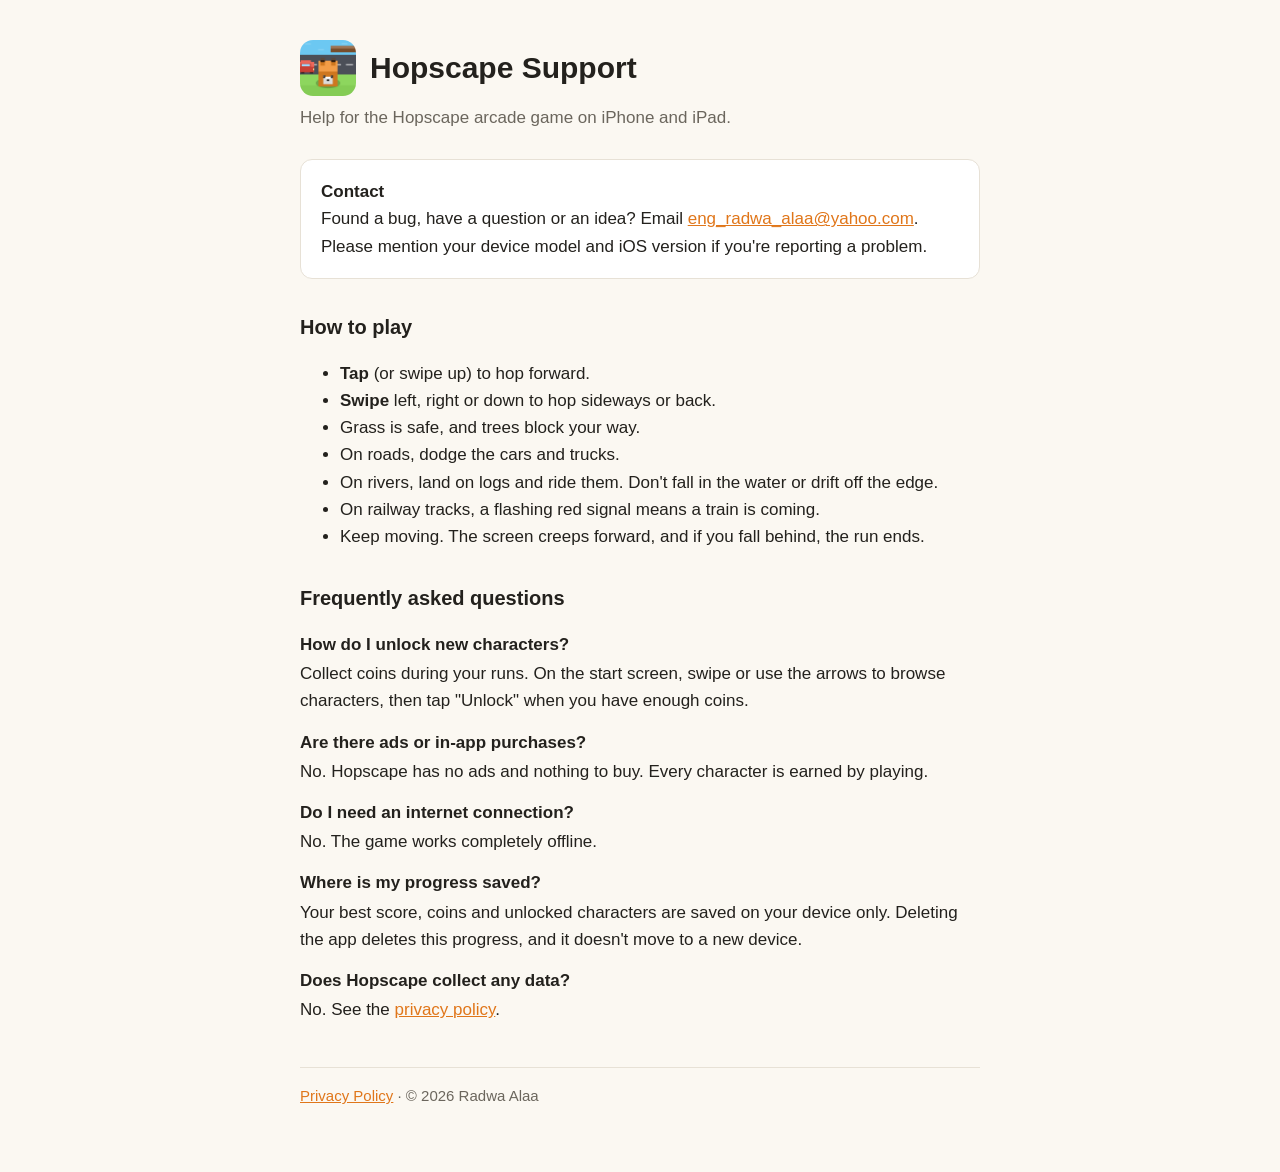
<file: index.html>
<!doctype html>
<html lang="en"><head><meta charset="utf-8"><meta http-equiv="refresh" content="0; url=support.html"><title>Hopscape</title></head>
<body><a href="support.html">Hopscape Support</a></body></html>
</file>
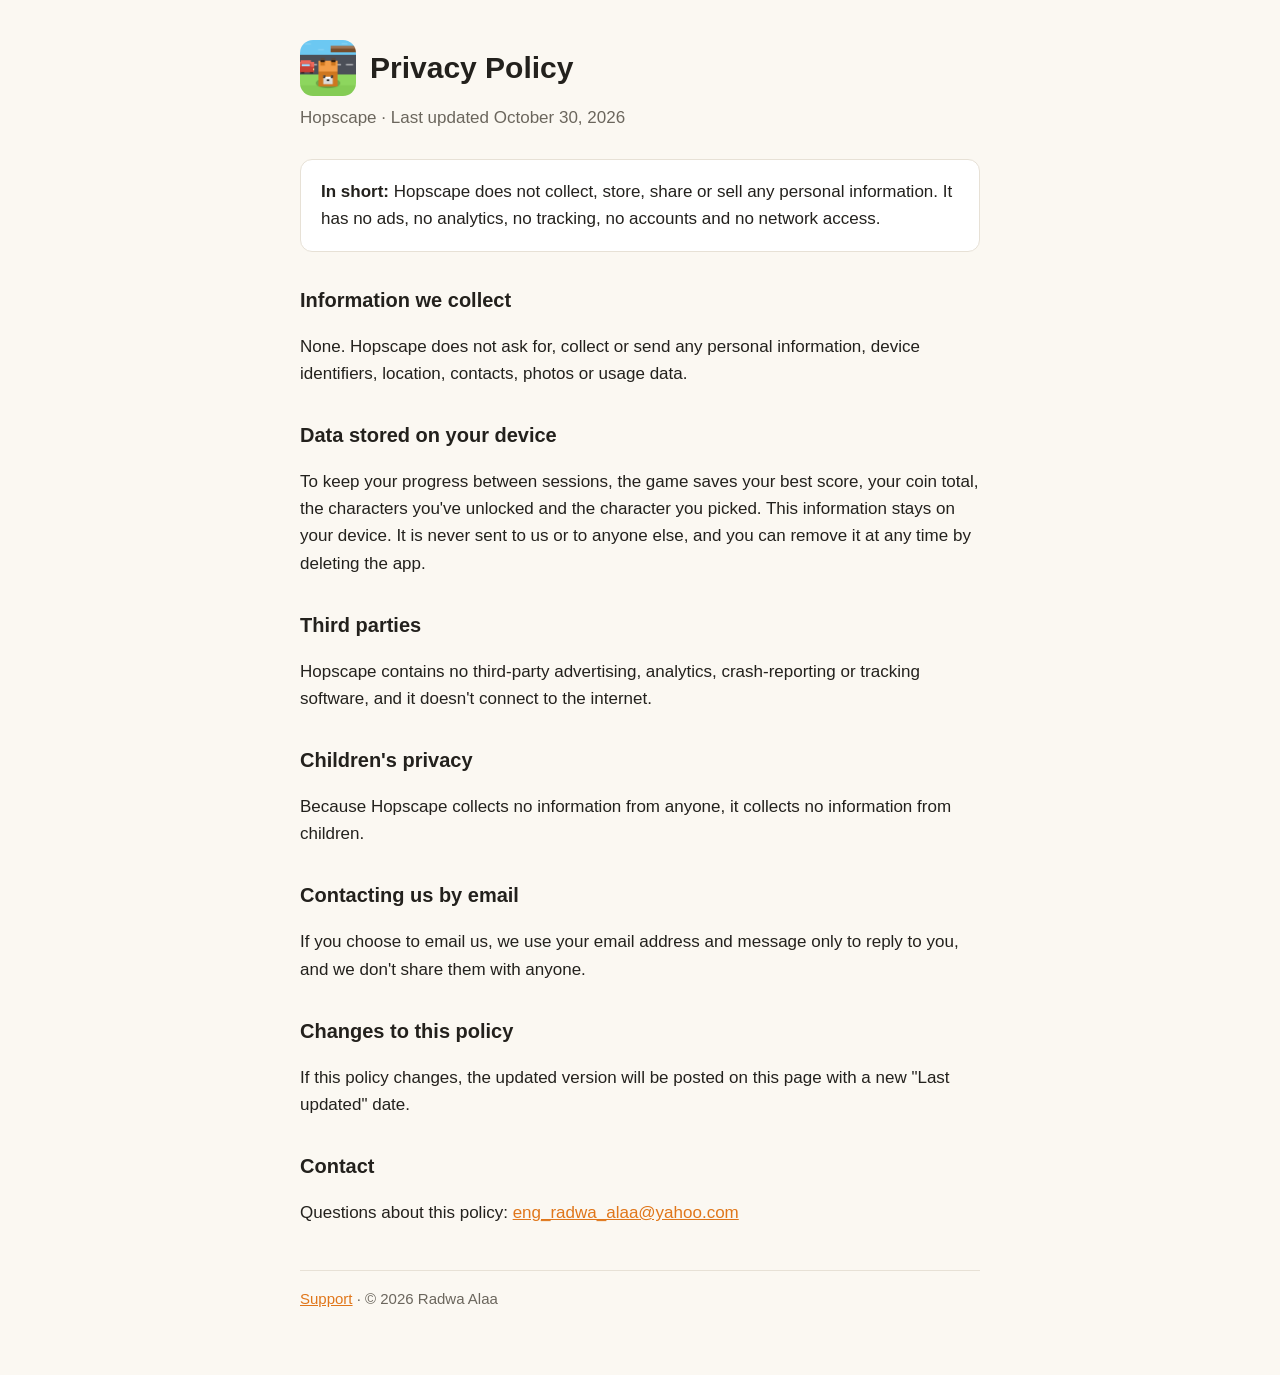
<file: privacy.html>
<!doctype html>
<html lang="en">
<head>
<meta charset="utf-8">
<meta name="viewport" content="width=device-width, initial-scale=1">
<title>Hopscape Privacy Policy</title>
<link rel="icon" href="icon.png">
<link rel="stylesheet" href="style.css">
</head>
<body>
<main>
  <header><img src="icon.png" alt=""><h1>Privacy Policy</h1></header>
  <p class="sub">Hopscape · Last updated October 30, 2026</p>

  <div class="card">
    <strong>In short:</strong> Hopscape does not collect, store, share or sell any personal information. It has no ads, no analytics, no tracking, no accounts and no network access.
  </div>

  <h2>Information we collect</h2>
  <p>None. Hopscape does not ask for, collect or send any personal information, device identifiers, location, contacts, photos or usage data.</p>

  <h2>Data stored on your device</h2>
  <p>To keep your progress between sessions, the game saves your best score, your coin total, the characters you've unlocked and the character you picked. This information stays on your device. It is never sent to us or to anyone else, and you can remove it at any time by deleting the app.</p>

  <h2>Third parties</h2>
  <p>Hopscape contains no third-party advertising, analytics, crash-reporting or tracking software, and it doesn't connect to the internet.</p>

  <h2>Children's privacy</h2>
  <p>Because Hopscape collects no information from anyone, it collects no information from children.</p>

  <h2>Contacting us by email</h2>
  <p>If you choose to email us, we use your email address and message only to reply to you, and we don't share them with anyone.</p>

  <h2>Changes to this policy</h2>
  <p>If this policy changes, the updated version will be posted on this page with a new "Last updated" date.</p>

  <h2>Contact</h2>
  <p>Questions about this policy: <a href="mailto:eng_radwa_alaa@yahoo.com?subject=Hopscape%20privacy">eng_radwa_alaa@yahoo.com</a></p>

  <nav><a href="support.html">Support</a> · © 2026 Radwa Alaa</nav>
</main>
</body>
</html>
</file>
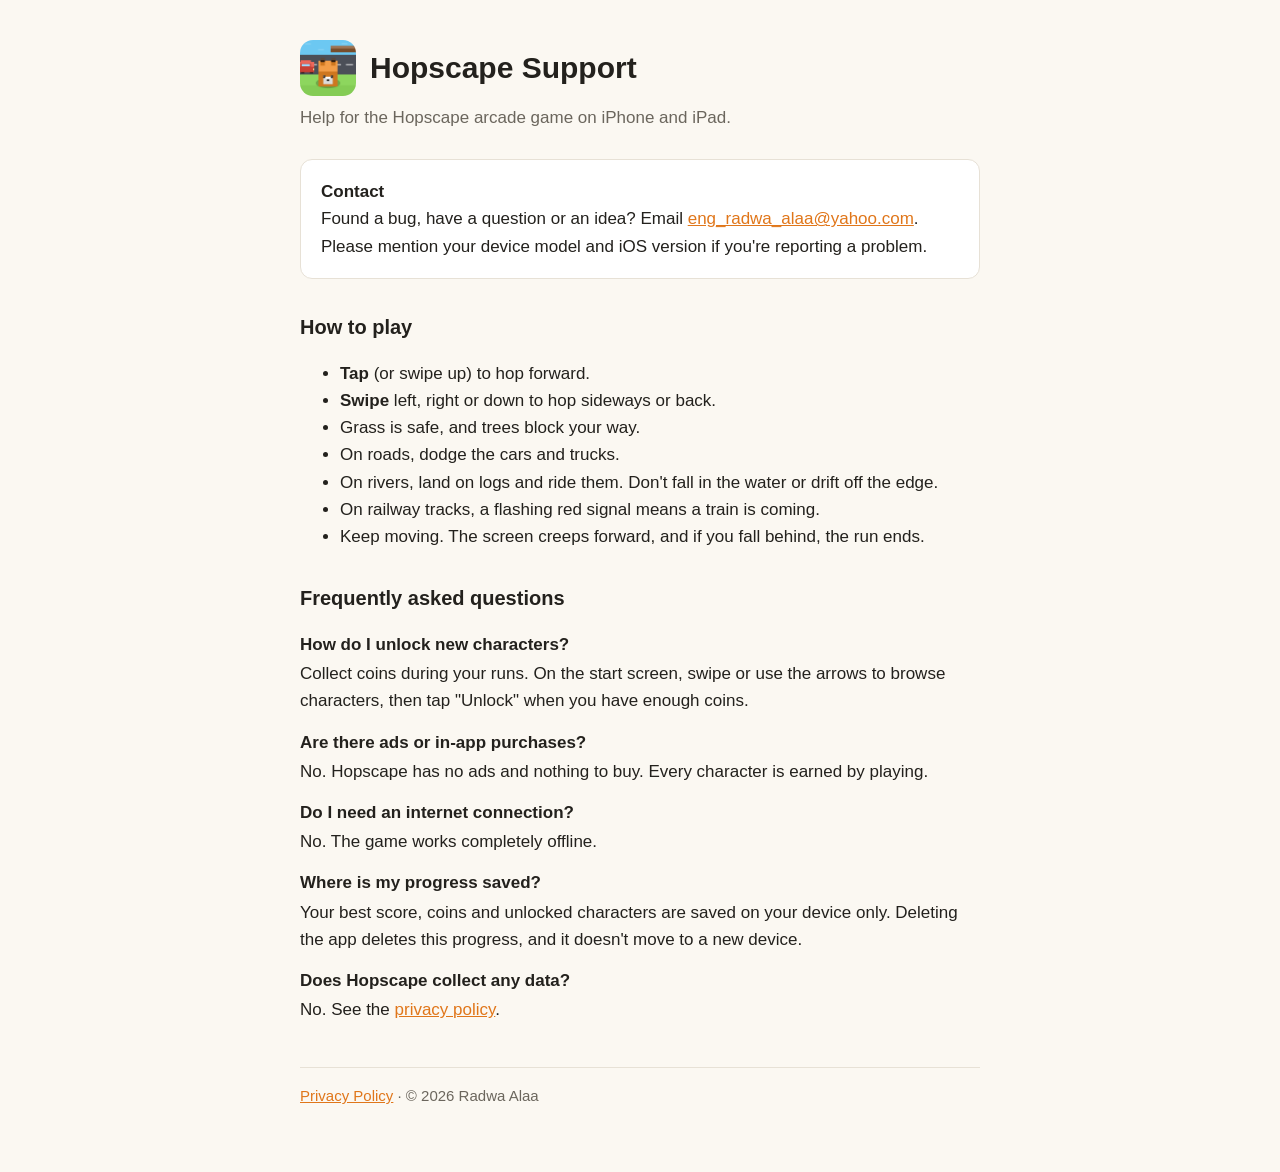
<file: support.html>
<!doctype html>
<html lang="en">
<head>
<meta charset="utf-8">
<meta name="viewport" content="width=device-width, initial-scale=1">
<title>Hopscape Support</title>
<link rel="icon" href="icon.png">
<link rel="stylesheet" href="style.css">
</head>
<body>
<main>
  <header><img src="icon.png" alt=""><h1>Hopscape Support</h1></header>
  <p class="sub">Help for the Hopscape arcade game on iPhone and iPad.</p>

  <div class="card">
    <strong>Contact</strong><br>
    Found a bug, have a question or an idea? Email
    <a href="mailto:eng_radwa_alaa@yahoo.com?subject=Hopscape%20support">eng_radwa_alaa@yahoo.com</a>.
    Please mention your device model and iOS version if you're reporting a problem.
  </div>

  <h2>How to play</h2>
  <ul>
    <li><strong>Tap</strong> (or swipe up) to hop forward.</li>
    <li><strong>Swipe</strong> left, right or down to hop sideways or back.</li>
    <li>Grass is safe, and trees block your way.</li>
    <li>On roads, dodge the cars and trucks.</li>
    <li>On rivers, land on logs and ride them. Don't fall in the water or drift off the edge.</li>
    <li>On railway tracks, a flashing red signal means a train is coming.</li>
    <li>Keep moving. The screen creeps forward, and if you fall behind, the run ends.</li>
  </ul>

  <h2>Frequently asked questions</h2>
  <dl>
    <dt>How do I unlock new characters?</dt>
    <dd>Collect coins during your runs. On the start screen, swipe or use the arrows to browse characters, then tap "Unlock" when you have enough coins.</dd>

    <dt>Are there ads or in-app purchases?</dt>
    <dd>No. Hopscape has no ads and nothing to buy. Every character is earned by playing.</dd>

    <dt>Do I need an internet connection?</dt>
    <dd>No. The game works completely offline.</dd>

    <dt>Where is my progress saved?</dt>
    <dd>Your best score, coins and unlocked characters are saved on your device only. Deleting the app deletes this progress, and it doesn't move to a new device.</dd>

    <dt>Does Hopscape collect any data?</dt>
    <dd>No. See the <a href="privacy.html">privacy policy</a>.</dd>
  </dl>

  <nav><a href="privacy.html">Privacy Policy</a> · © 2026 Radwa Alaa</nav>
</main>
</body>
</html>
</file>
<file: style.css>
:root { --bg:#fbf8f2; --fg:#23211d; --muted:#6b665d; --accent:#e0761a; --card:#ffffff; --line:#e7e1d6; }
@media (prefers-color-scheme: dark) {
  :root { --bg:#17150f; --fg:#eeeae2; --muted:#a49d90; --accent:#f39a48; --card:#211e17; --line:#353026; }
}
* { box-sizing:border-box; }
body { margin:0; background:var(--bg); color:var(--fg); font:17px/1.6 -apple-system, BlinkMacSystemFont, "Segoe UI", Roboto, sans-serif; }
main { max-width:720px; margin:0 auto; padding:40px 20px 64px; }
header { display:flex; align-items:center; gap:14px; margin-bottom:8px; }
header img { width:56px; height:56px; border-radius:13px; }
h1 { margin:0; font-size:30px; line-height:1.2; }
.sub { color:var(--muted); margin:0 0 28px; }
h2 { font-size:20px; margin:32px 0 8px; }
a { color:var(--accent); }
.card { background:var(--card); border:1px solid var(--line); border-radius:12px; padding:18px 20px; margin:16px 0; }
dt { font-weight:600; margin-top:14px; }
dd { margin:2px 0 0; }
nav { margin-top:44px; padding-top:16px; border-top:1px solid var(--line); color:var(--muted); font-size:15px; }
</file>
